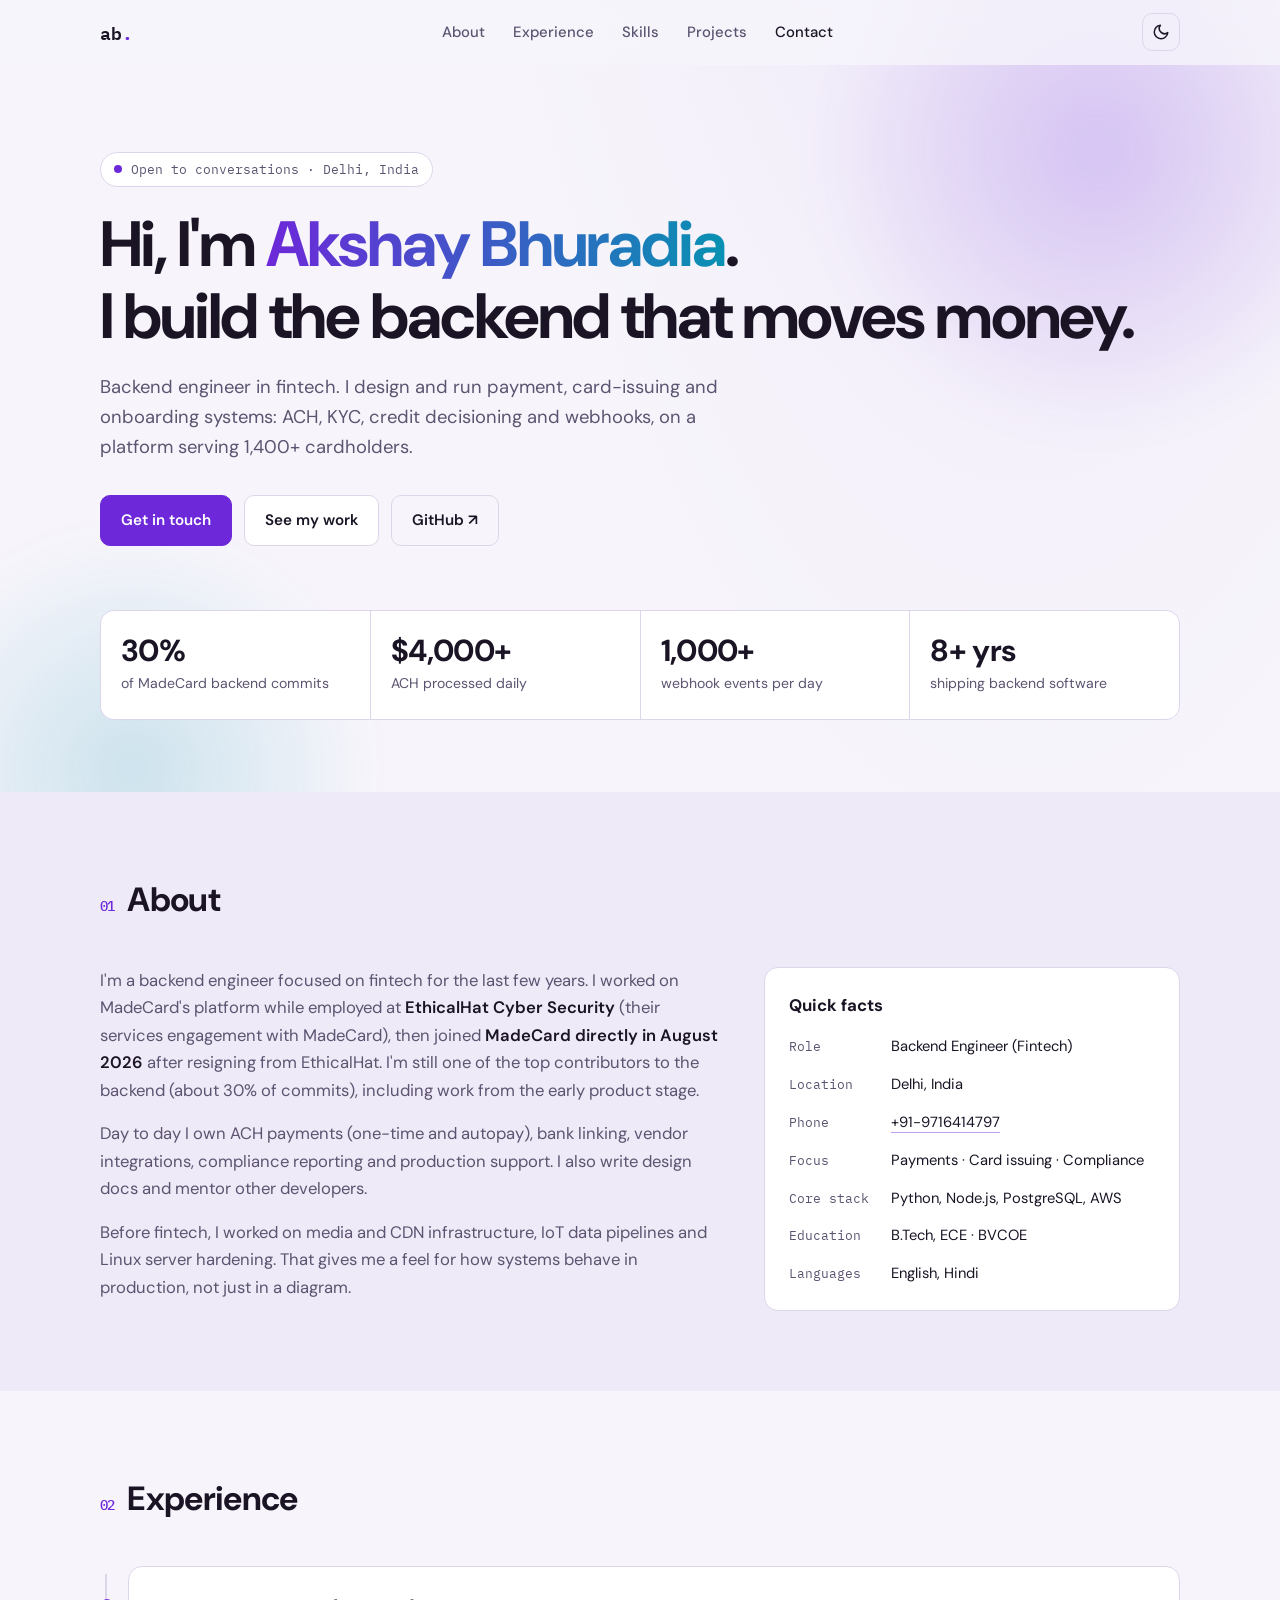
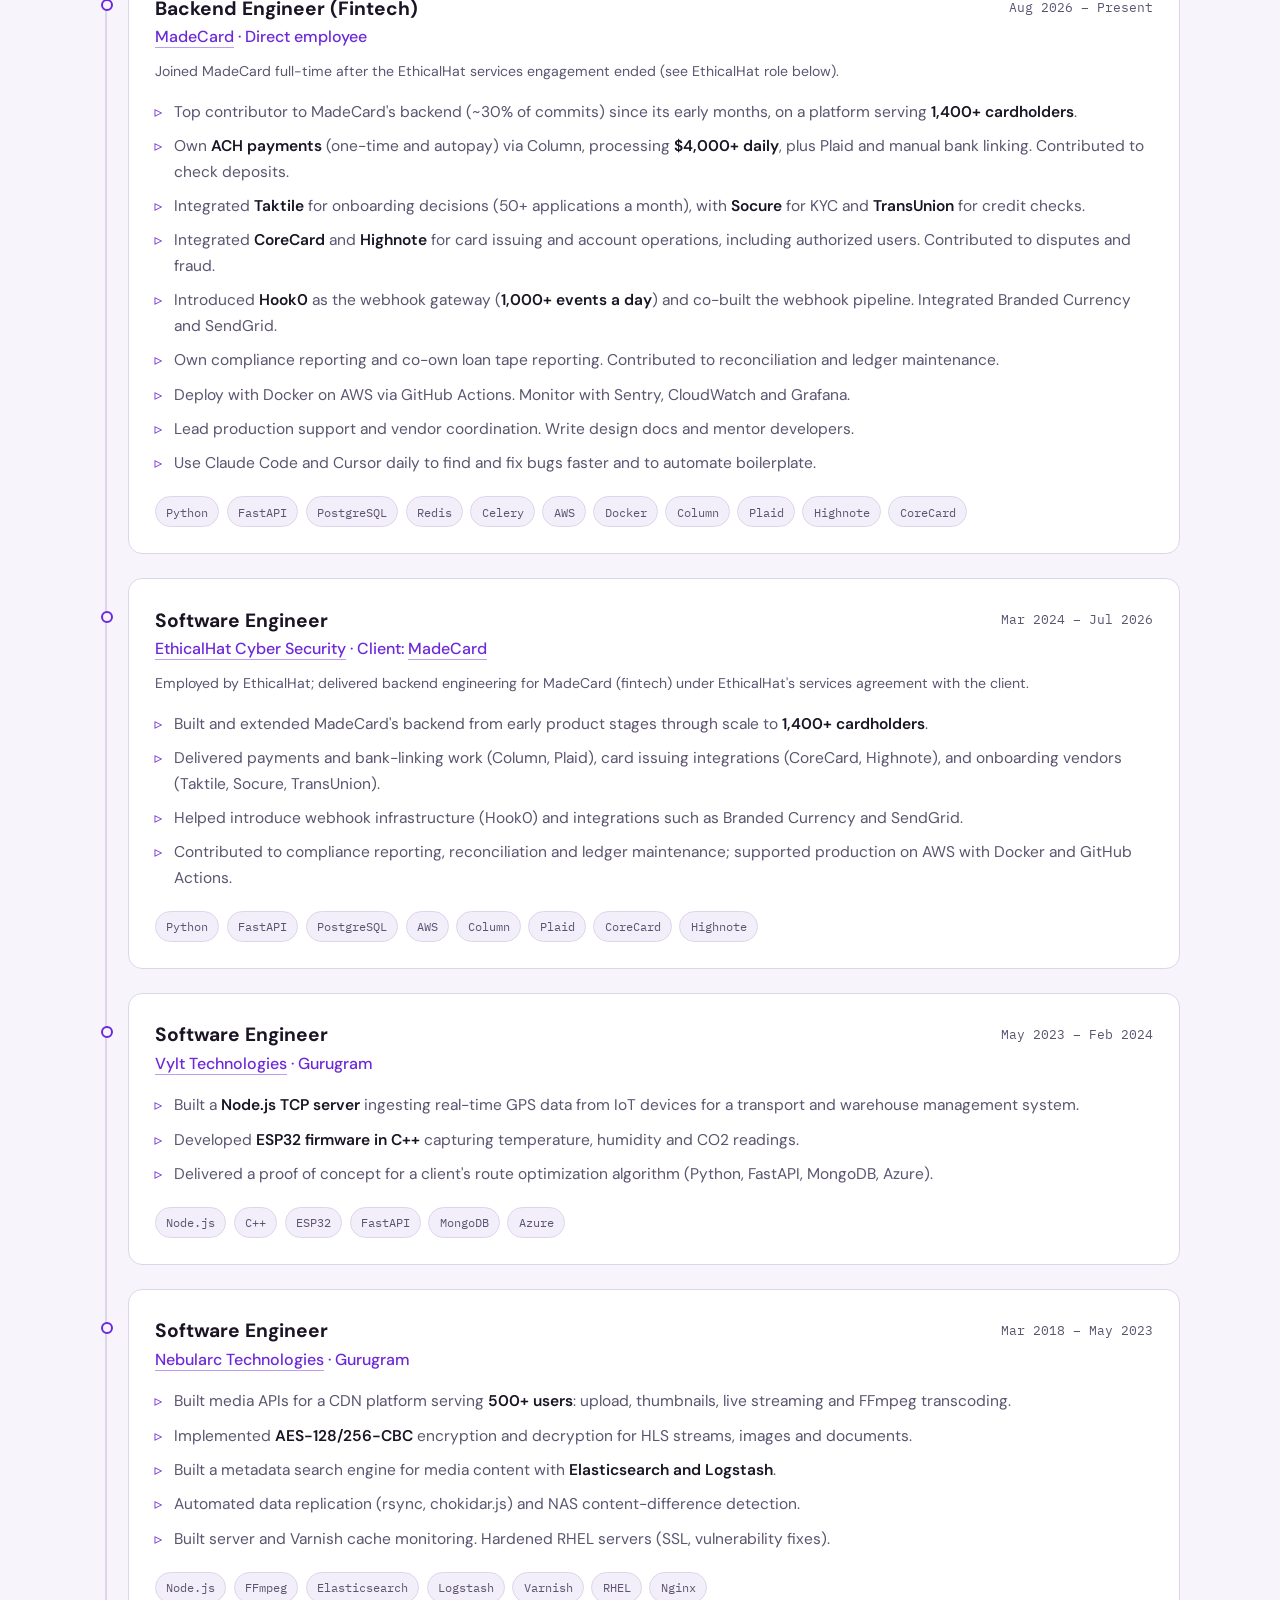
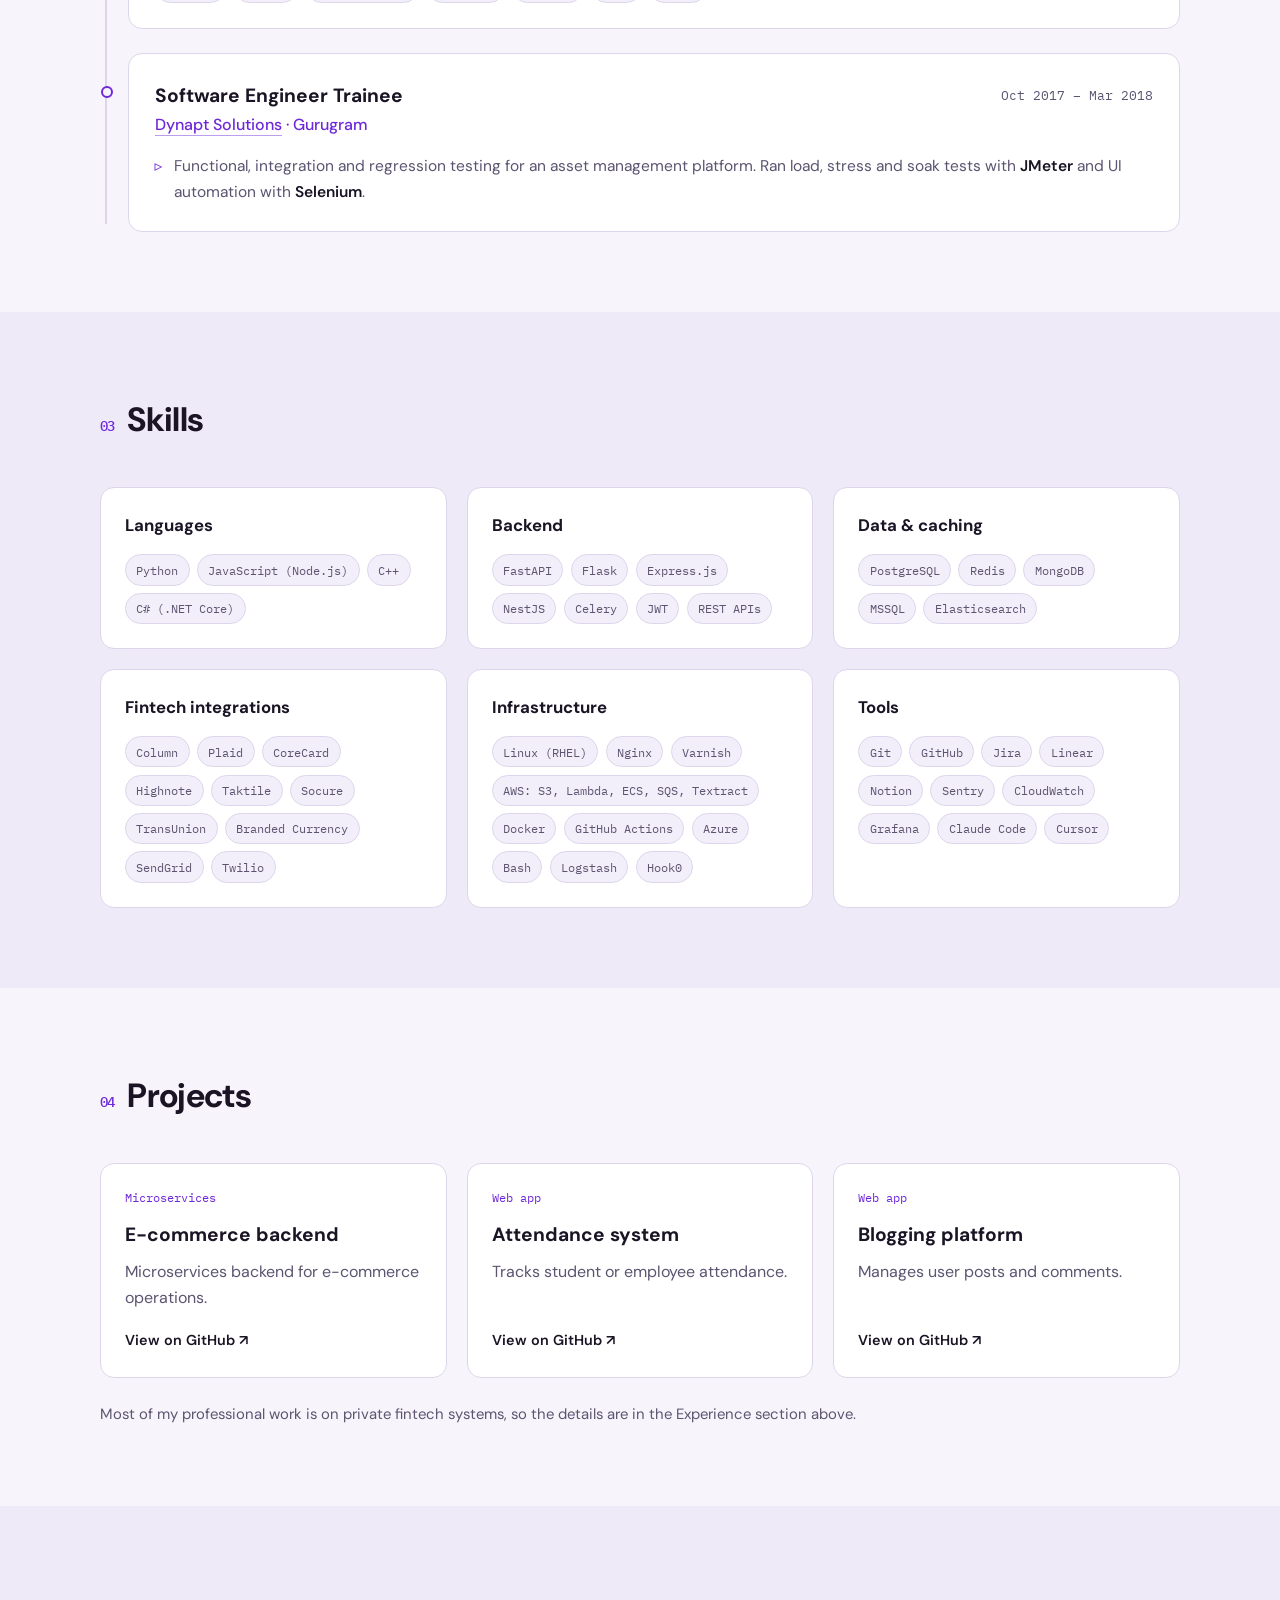
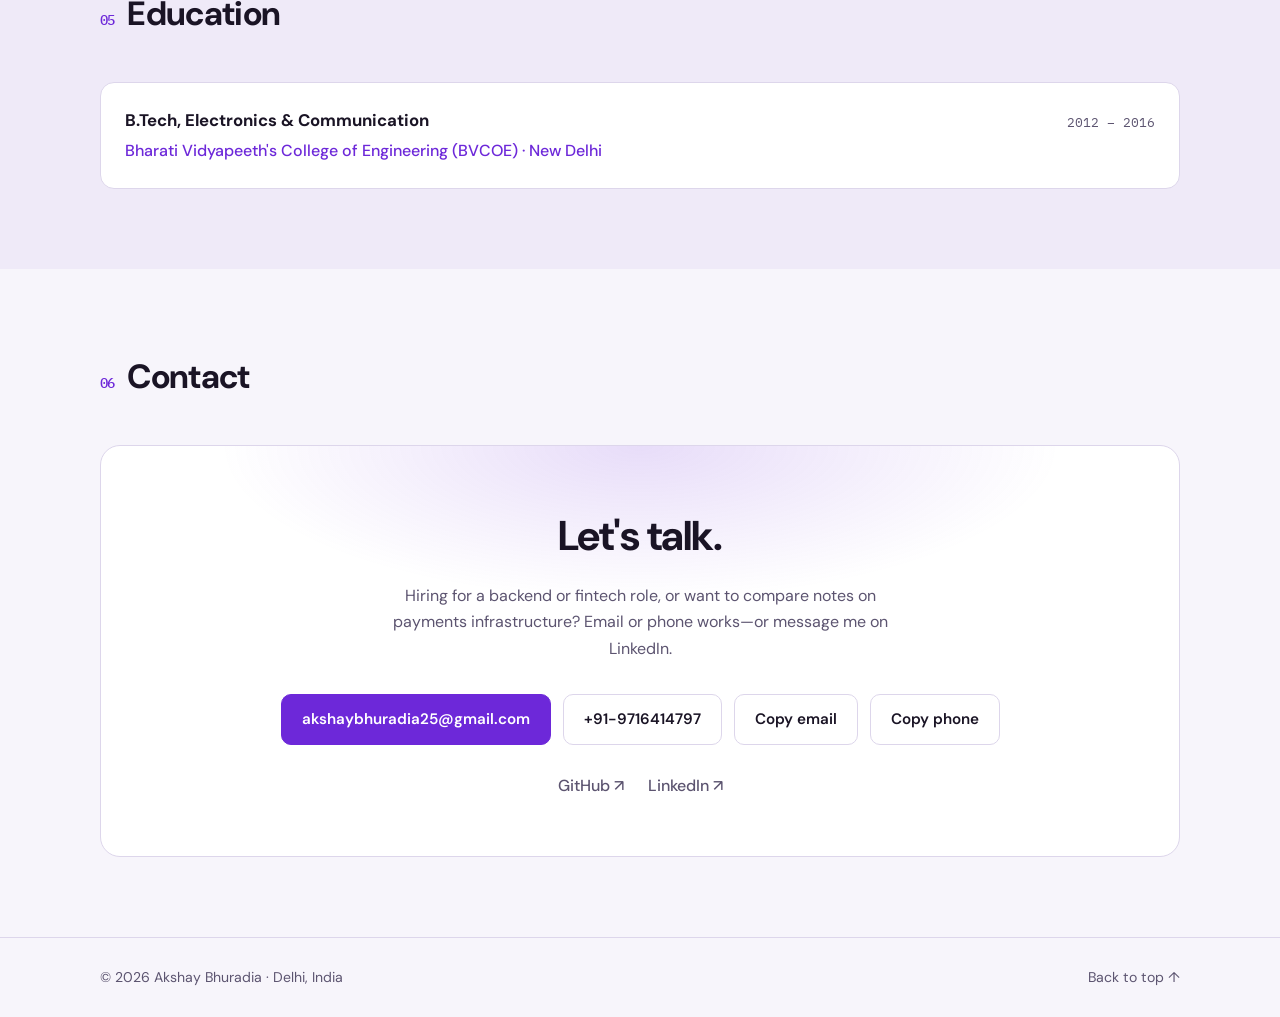
<file: index.html>
<!DOCTYPE html>
<html lang="en" data-theme="dark">
<head>
  <meta charset="utf-8" />
  <meta name="viewport" content="width=device-width, initial-scale=1" />
  <title>Akshay Bhuradia · Backend Engineer, Fintech</title>
  <meta name="description" content="Akshay Bhuradia is a backend engineer building fintech systems: ACH payments, card issuing, onboarding decisioning and webhook infrastructure." />
  <meta name="theme-color" content="#0c0a10" />
  <meta property="og:title" content="Akshay Bhuradia · Backend Engineer, Fintech" />
  <meta property="og:description" content="Payments, card issuing, KYC/credit decisioning and reliable backend infrastructure." />
  <meta property="og:type" content="website" />
  <link rel="icon" href="data:image/svg+xml,<svg xmlns='http://www.w3.org/2000/svg' viewBox='0 0 100 100'><rect width='100' height='100' rx='24' fill='%23a78bfa'/><text x='50' y='68' font-size='56' font-family='sans-serif' font-weight='700' text-anchor='middle' fill='%2314082a'>A</text></svg>" />
  <link rel="preconnect" href="https://fonts.googleapis.com" />
  <link rel="preconnect" href="https://fonts.gstatic.com" crossorigin />
  <link href="https://fonts.googleapis.com/css2?family=DM+Sans:ital,opsz,wght@0,9..40,400;0,9..40,500;0,9..40,600;0,9..40,700&family=IBM+Plex+Mono:wght@400;500&display=swap" rel="stylesheet" />
  <link rel="stylesheet" href="styles.css" />
  <script>
    // Apply saved theme before paint to avoid a flash.
    (function () {
      var t = localStorage.getItem("theme");
      if (!t) t = window.matchMedia("(prefers-color-scheme: light)").matches ? "light" : "dark";
      document.documentElement.setAttribute("data-theme", t);
    })();
  </script>
</head>
<body>
  <a class="skip" href="#main">Skip to content</a>

  <header class="nav" id="nav">
    <div class="container nav-inner">
      <a href="#top" class="logo" aria-label="Akshay Bhuradia, home">ab<span>.</span></a>
      <nav class="nav-links" id="nav-links" aria-label="Primary">
        <a href="#about">About</a>
        <a href="#experience">Experience</a>
        <a href="#skills">Skills</a>
        <a href="#projects">Projects</a>
        <a href="#contact">Contact</a>
      </nav>
      <div class="nav-actions">
        <button class="icon-btn" id="theme-toggle" aria-label="Toggle light and dark theme" title="Toggle theme">
          <svg class="i-sun" width="18" height="18" viewBox="0 0 24 24" fill="none" stroke="currentColor" stroke-width="2" stroke-linecap="round"><circle cx="12" cy="12" r="4"/><path d="M12 2v2M12 20v2M4.9 4.9l1.4 1.4M17.7 17.7l1.4 1.4M2 12h2M20 12h2M4.9 19.1l1.4-1.4M17.7 6.3l1.4-1.4"/></svg>
          <svg class="i-moon" width="18" height="18" viewBox="0 0 24 24" fill="none" stroke="currentColor" stroke-width="2" stroke-linecap="round" stroke-linejoin="round"><path d="M21 12.8A9 9 0 1 1 11.2 3a7 7 0 0 0 9.8 9.8z"/></svg>
        </button>
        <button class="icon-btn menu-btn" id="menu-toggle" aria-label="Open menu" aria-expanded="false" aria-controls="nav-links">
          <svg width="20" height="20" viewBox="0 0 24 24" fill="none" stroke="currentColor" stroke-width="2" stroke-linecap="round"><path d="M4 7h16M4 12h16M4 17h16"/></svg>
        </button>
      </div>
    </div>
  </header>

  <main id="main">
    <!-- HERO -->
    <section class="hero" id="top">
      <div class="container hero-inner">
        <p class="eyebrow reveal"><span class="dot"></span> Open to conversations · Delhi, India</p>
        <h1 class="reveal">Hi, I'm <span class="grad">Akshay Bhuradia</span>.<br />I build the backend that moves money.</h1>
        <p class="lead reveal">
          Backend engineer in fintech. I design and run payment, card-issuing and onboarding
          systems: ACH, KYC, credit decisioning and webhooks, on a platform serving
          1,400+ cardholders.
        </p>
        <div class="cta reveal">
          <a class="btn primary" href="#contact">Get in touch</a>
          <a class="btn" href="#experience">See my work</a>
          <a class="btn ghost" href="https://github.com/akshaybhuradia2020" target="_blank" rel="noopener">GitHub ↗</a>
        </div>

        <ul class="stats reveal" aria-label="Highlights">
          <li><strong data-count="30" data-suffix="%">30%</strong><span>of MadeCard backend commits</span></li>
          <li><strong data-count="4000" data-prefix="$" data-suffix="+">$4,000+</strong><span>ACH processed daily</span></li>
          <li><strong data-count="1000" data-suffix="+">1,000+</strong><span>webhook events per day</span></li>
          <li><strong data-count="8" data-suffix="+ yrs">8+ yrs</strong><span>shipping backend software</span></li>
        </ul>
      </div>
    </section>

    <!-- ABOUT -->
    <section class="section" id="about">
      <div class="container">
        <h2 class="section-title reveal"><span class="num">01</span> About</h2>
        <div class="about-grid">
          <div class="reveal">
            <p>
              I'm a backend engineer focused on fintech for the last few years. I worked on
              MadeCard's platform while employed at <b>EthicalHat Cyber Security</b> (their services
              engagement with MadeCard), then joined <b>MadeCard directly in August 2026</b> after
              resigning from EthicalHat. I'm still one of the top contributors to the backend
              (about 30% of commits), including work from the early product stage.
            </p>
            <p>
              Day to day I own ACH payments (one-time and autopay), bank linking, vendor
              integrations, compliance reporting and production support. I also write design
              docs and mentor other developers.
            </p>
            <p>
              Before fintech, I worked on media and CDN infrastructure, IoT data pipelines and
              Linux server hardening. That gives me a feel for how systems behave in production,
              not just in a diagram.
            </p>
          </div>
          <aside class="card reveal" aria-label="Quick facts">
            <h3>Quick facts</h3>
            <dl class="facts">
              <div><dt>Role</dt><dd>Backend Engineer (Fintech)</dd></div>
              <div><dt>Location</dt><dd>Delhi, India</dd></div>
              <div><dt>Phone</dt><dd><a href="tel:+919716414797">+91-9716414797</a></dd></div>
              <div><dt>Focus</dt><dd>Payments · Card issuing · Compliance</dd></div>
              <div><dt>Core stack</dt><dd>Python, Node.js, PostgreSQL, AWS</dd></div>
              <div><dt>Education</dt><dd>B.Tech, ECE · BVCOE</dd></div>
              <div><dt>Languages</dt><dd>English, Hindi</dd></div>
            </dl>
          </aside>
        </div>
      </div>
    </section>

    <!-- EXPERIENCE -->
    <section class="section" id="experience">
      <div class="container">
        <h2 class="section-title reveal"><span class="num">02</span> Experience</h2>

        <ol class="timeline">
          <li class="job reveal">
            <div class="job-head">
              <div>
                <h3>Backend Engineer (Fintech)</h3>
                <p class="company"><a href="https://www.madecard.com/" target="_blank" rel="noopener">MadeCard</a> · Direct employee</p>
              </div>
              <p class="when">Aug 2026 – Present</p>
            </div>
            <p class="sub-role">Joined MadeCard full-time after the EthicalHat services engagement ended (see EthicalHat role below).</p>
            <ul>
              <li>Top contributor to MadeCard's backend (~30% of commits) since its early months, on a platform serving <b>1,400+ cardholders</b>.</li>
              <li>Own <b>ACH payments</b> (one-time and autopay) via Column, processing <b>$4,000+ daily</b>, plus Plaid and manual bank linking. Contributed to check deposits.</li>
              <li>Integrated <b>Taktile</b> for onboarding decisions (50+ applications a month), with <b>Socure</b> for KYC and <b>TransUnion</b> for credit checks.</li>
              <li>Integrated <b>CoreCard</b> and <b>Highnote</b> for card issuing and account operations, including authorized users. Contributed to disputes and fraud.</li>
              <li>Introduced <b>Hook0</b> as the webhook gateway (<b>1,000+ events a day</b>) and co-built the webhook pipeline. Integrated Branded Currency and SendGrid.</li>
              <li>Own compliance reporting and co-own loan tape reporting. Contributed to reconciliation and ledger maintenance.</li>
              <li>Deploy with Docker on AWS via GitHub Actions. Monitor with Sentry, CloudWatch and Grafana.</li>
              <li>Lead production support and vendor coordination. Write design docs and mentor developers.</li>
              <li>Use Claude Code and Cursor daily to find and fix bugs faster and to automate boilerplate.</li>
            </ul>
            <div class="chips">
              <span>Python</span><span>FastAPI</span><span>PostgreSQL</span><span>Redis</span><span>Celery</span><span>AWS</span><span>Docker</span><span>Column</span><span>Plaid</span><span>Highnote</span><span>CoreCard</span>
            </div>
          </li>

          <li class="job reveal">
            <div class="job-head">
              <div>
                <h3>Software Engineer</h3>
                <p class="company"><a href="https://www.ethicalhat.com/" target="_blank" rel="noopener">EthicalHat Cyber Security</a> · Client: <a href="https://www.madecard.com/" target="_blank" rel="noopener">MadeCard</a></p>
              </div>
              <p class="when">Mar 2024 – Jul 2026</p>
            </div>
            <p class="sub-role">Employed by EthicalHat; delivered backend engineering for MadeCard (fintech) under EthicalHat's services agreement with the client.</p>
            <ul>
              <li>Built and extended MadeCard's backend from early product stages through scale to <b>1,400+ cardholders</b>.</li>
              <li>Delivered payments and bank-linking work (Column, Plaid), card issuing integrations (CoreCard, Highnote), and onboarding vendors (Taktile, Socure, TransUnion).</li>
              <li>Helped introduce webhook infrastructure (Hook0) and integrations such as Branded Currency and SendGrid.</li>
              <li>Contributed to compliance reporting, reconciliation and ledger maintenance; supported production on AWS with Docker and GitHub Actions.</li>
            </ul>
            <div class="chips">
              <span>Python</span><span>FastAPI</span><span>PostgreSQL</span><span>AWS</span><span>Column</span><span>Plaid</span><span>CoreCard</span><span>Highnote</span>
            </div>
          </li>

          <li class="job reveal">
            <div class="job-head">
              <div>
                <h3>Software Engineer</h3>
                <p class="company"><a href="https://vylt.in/" target="_blank" rel="noopener">Vylt Technologies</a> · Gurugram</p>
              </div>
              <p class="when">May 2023 – Feb 2024</p>
            </div>
            <ul>
              <li>Built a <b>Node.js TCP server</b> ingesting real-time GPS data from IoT devices for a transport and warehouse management system.</li>
              <li>Developed <b>ESP32 firmware in C++</b> capturing temperature, humidity and CO2 readings.</li>
              <li>Delivered a proof of concept for a client's route optimization algorithm (Python, FastAPI, MongoDB, Azure).</li>
            </ul>
            <div class="chips"><span>Node.js</span><span>C++</span><span>ESP32</span><span>FastAPI</span><span>MongoDB</span><span>Azure</span></div>
          </li>

          <li class="job reveal">
            <div class="job-head">
              <div>
                <h3>Software Engineer</h3>
                <p class="company"><a href="https://nebularc.com/home" target="_blank" rel="noopener">Nebularc Technologies</a> · Gurugram</p>
              </div>
              <p class="when">Mar 2018 – May 2023</p>
            </div>
            <ul>
              <li>Built media APIs for a CDN platform serving <b>500+ users</b>: upload, thumbnails, live streaming and FFmpeg transcoding.</li>
              <li>Implemented <b>AES-128/256-CBC</b> encryption and decryption for HLS streams, images and documents.</li>
              <li>Built a metadata search engine for media content with <b>Elasticsearch and Logstash</b>.</li>
              <li>Automated data replication (rsync, chokidar.js) and NAS content-difference detection.</li>
              <li>Built server and Varnish cache monitoring. Hardened RHEL servers (SSL, vulnerability fixes).</li>
            </ul>
            <div class="chips"><span>Node.js</span><span>FFmpeg</span><span>Elasticsearch</span><span>Logstash</span><span>Varnish</span><span>RHEL</span><span>Nginx</span></div>
          </li>

          <li class="job reveal">
            <div class="job-head">
              <div>
                <h3>Software Engineer Trainee</h3>
                <p class="company"><a href="https://www.dynapt.com/" target="_blank" rel="noopener">Dynapt Solutions</a> · Gurugram</p>
              </div>
              <p class="when">Oct 2017 – Mar 2018</p>
            </div>
            <ul>
              <li>Functional, integration and regression testing for an asset management platform. Ran load, stress and soak tests with <b>JMeter</b> and UI automation with <b>Selenium</b>.</li>
            </ul>
          </li>
        </ol>
      </div>
    </section>

    <!-- SKILLS -->
    <section class="section" id="skills">
      <div class="container">
        <h2 class="section-title reveal"><span class="num">03</span> Skills</h2>
        <div class="skills-grid">
          <article class="card reveal"><h3>Languages</h3><div class="chips"><span>Python</span><span>JavaScript (Node.js)</span><span>C++</span><span>C# (.NET Core)</span></div></article>
          <article class="card reveal"><h3>Backend</h3><div class="chips"><span>FastAPI</span><span>Flask</span><span>Express.js</span><span>NestJS</span><span>Celery</span><span>JWT</span><span>REST APIs</span></div></article>
          <article class="card reveal"><h3>Data &amp; caching</h3><div class="chips"><span>PostgreSQL</span><span>Redis</span><span>MongoDB</span><span>MSSQL</span><span>Elasticsearch</span></div></article>
          <article class="card reveal"><h3>Fintech integrations</h3><div class="chips"><span>Column</span><span>Plaid</span><span>CoreCard</span><span>Highnote</span><span>Taktile</span><span>Socure</span><span>TransUnion</span><span>Branded Currency</span><span>SendGrid</span><span>Twilio</span></div></article>
          <article class="card reveal"><h3>Infrastructure</h3><div class="chips"><span>Linux (RHEL)</span><span>Nginx</span><span>Varnish</span><span>AWS: S3, Lambda, ECS, SQS, Textract</span><span>Docker</span><span>GitHub Actions</span><span>Azure</span><span>Bash</span><span>Logstash</span><span>Hook0</span></div></article>
          <article class="card reveal"><h3>Tools</h3><div class="chips"><span>Git</span><span>GitHub</span><span>Jira</span><span>Linear</span><span>Notion</span><span>Sentry</span><span>CloudWatch</span><span>Grafana</span><span>Claude Code</span><span>Cursor</span></div></article>
        </div>
      </div>
    </section>

    <!-- PROJECTS -->
    <section class="section" id="projects">
      <div class="container">
        <h2 class="section-title reveal"><span class="num">04</span> Projects</h2>
        <div class="projects-grid">
          <a class="card project reveal" href="https://github.com/akshaybhuradia2020" target="_blank" rel="noopener">
            <span class="tag">Microservices</span>
            <h3>E-commerce backend</h3>
            <p>Microservices backend for e-commerce operations.</p>
            <span class="more">View on GitHub ↗</span>
          </a>
          <a class="card project reveal" href="https://github.com/akshaybhuradia2020" target="_blank" rel="noopener">
            <span class="tag">Web app</span>
            <h3>Attendance system</h3>
            <p>Tracks student or employee attendance.</p>
            <span class="more">View on GitHub ↗</span>
          </a>
          <a class="card project reveal" href="https://github.com/akshaybhuradia2020" target="_blank" rel="noopener">
            <span class="tag">Web app</span>
            <h3>Blogging platform</h3>
            <p>Manages user posts and comments.</p>
            <span class="more">View on GitHub ↗</span>
          </a>
        </div>
        <p class="note reveal">
          Most of my professional work is on private fintech systems, so the details are in the
          Experience section above.
        </p>
      </div>
    </section>

    <!-- EDUCATION -->
    <section class="section" id="education">
      <div class="container">
        <h2 class="section-title reveal"><span class="num">05</span> Education</h2>
        <div class="card reveal edu">
          <div>
            <h3>B.Tech, Electronics &amp; Communication</h3>
            <p class="company">Bharati Vidyapeeth's College of Engineering (BVCOE) · New Delhi</p>
          </div>
          <p class="when">2012 – 2016</p>
        </div>
      </div>
    </section>

    <!-- CONTACT -->
    <section class="section contact" id="contact">
      <div class="container">
        <h2 class="section-title reveal"><span class="num">06</span> Contact</h2>
        <div class="contact-card reveal">
          <h3>Let's talk.</h3>
          <p>
            Hiring for a backend or fintech role, or want to compare notes on payments
            infrastructure? Email or phone works—or message me on LinkedIn.
          </p>
          <div class="cta">
            <a class="btn primary" href="mailto:akshaybhuradia25@gmail.com">akshaybhuradia25@gmail.com</a>
            <a class="btn" href="tel:+919716414797">+91-9716414797</a>
            <button class="btn" id="copy-email" type="button">Copy email</button>
            <button class="btn" id="copy-phone" type="button">Copy phone</button>
          </div>
          <ul class="social">
            <li><a href="https://github.com/akshaybhuradia2020" target="_blank" rel="noopener">GitHub ↗</a></li>
            <li><a href="https://www.linkedin.com/in/akshaybhuradia/" target="_blank" rel="noopener">LinkedIn ↗</a></li>
          </ul>
        </div>
      </div>
    </section>
  </main>

  <footer class="footer">
    <div class="container">
      <p>© <span id="year">2026</span> Akshay Bhuradia · Delhi, India</p>
      <a href="#top">Back to top ↑</a>
    </div>
  </footer>

  <div class="toast" id="toast" role="status" aria-live="polite">Email copied</div>
  <script src="script.js"></script>
</body>
</html>
</file>
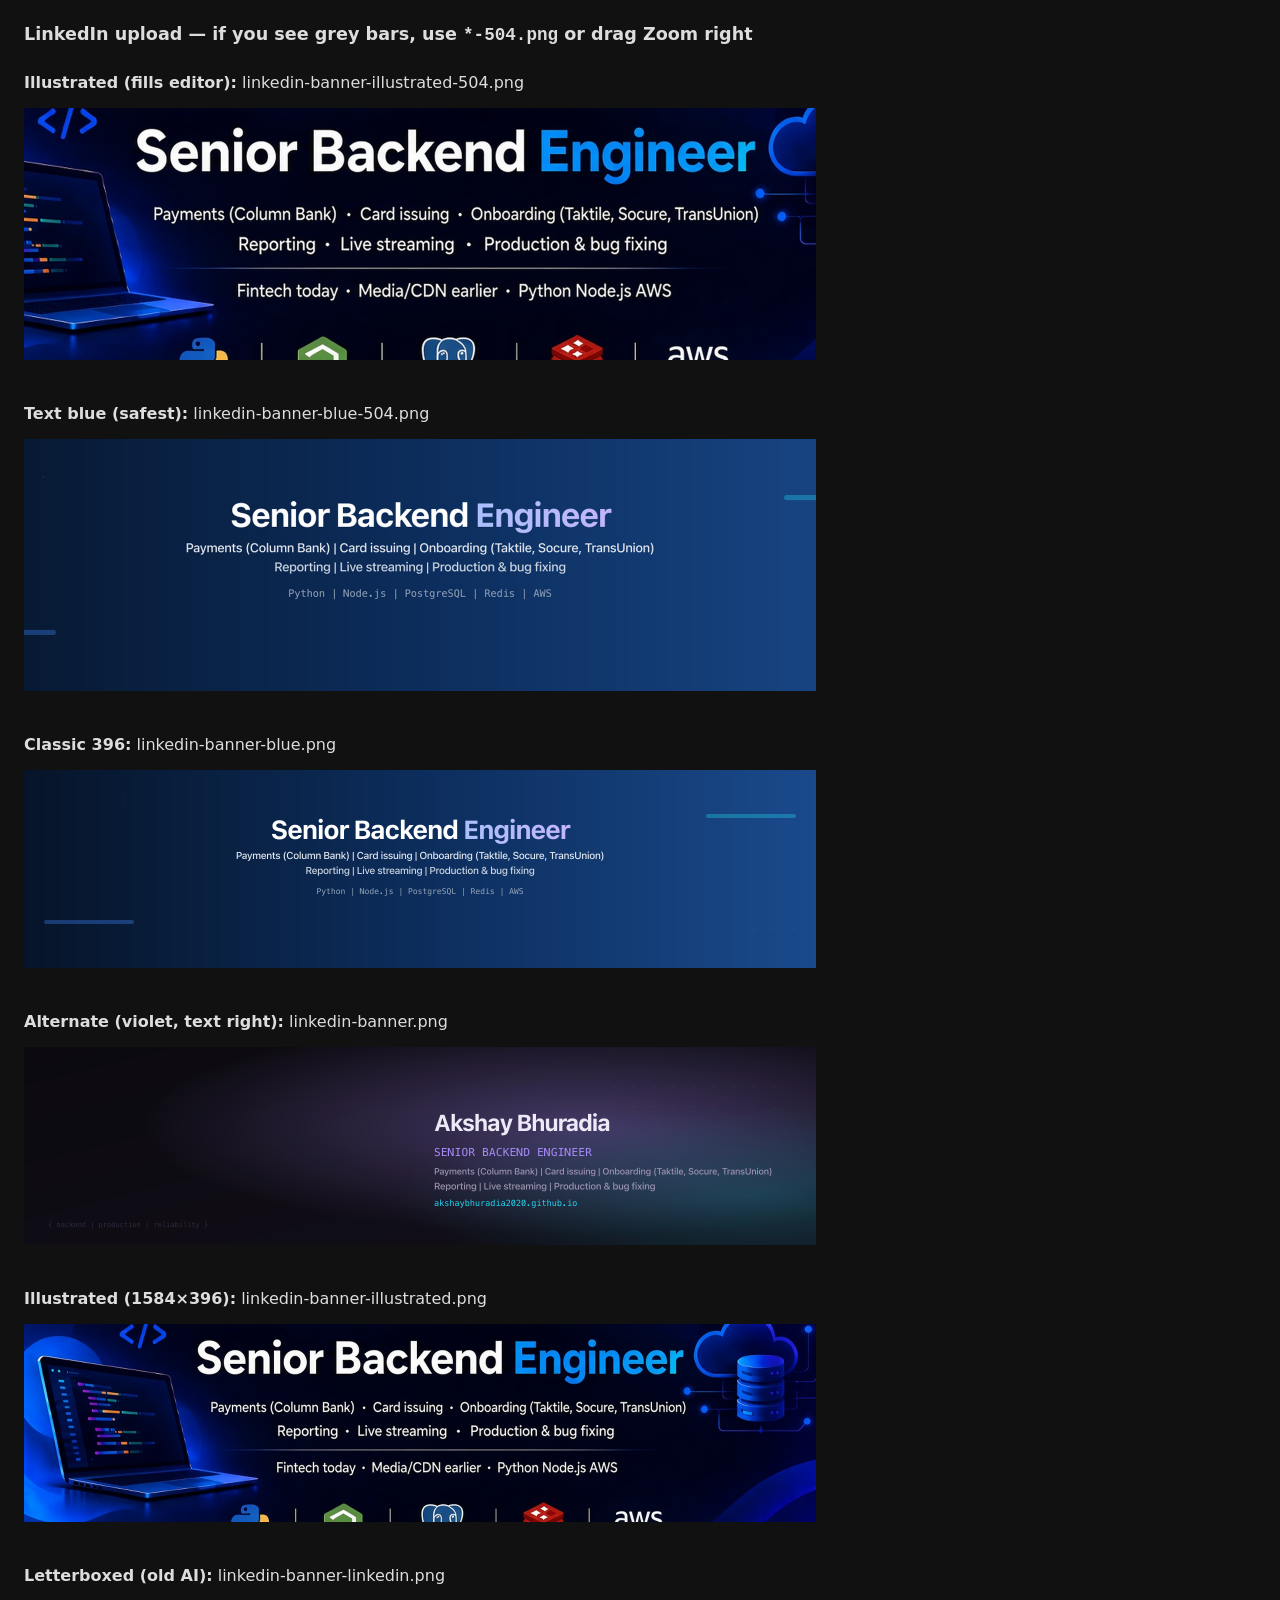
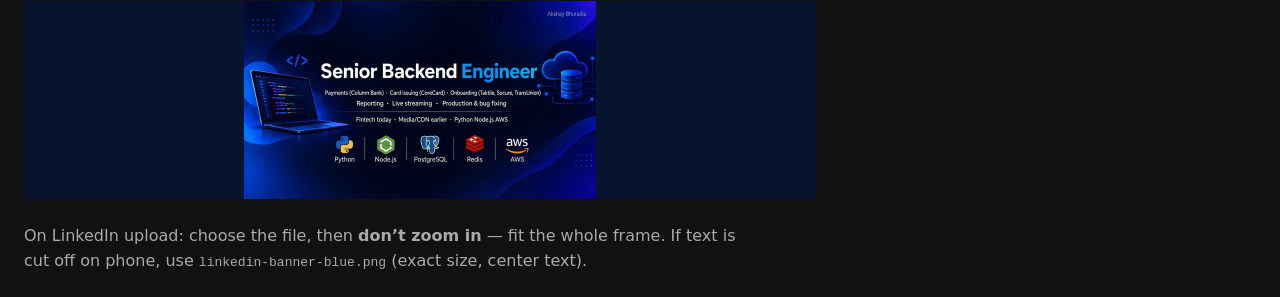
<file: linkedin-banner.html>
<!DOCTYPE html>
<html lang="en">
<head>
  <meta charset="utf-8" />
  <title>LinkedIn banner — 1584×396</title>
  <style>
    body { margin: 24px; font-family: system-ui, sans-serif; background: #111; color: #ddd; }
    h1 { font-size: 1.1rem; font-weight: 600; }
    .grid { display: flex; flex-wrap: wrap; gap: 24px; align-items: flex-start; }
  </style>
</head>
<body>
  <h1>LinkedIn upload — if you see grey bars, use <code>*-504.png</code> or drag Zoom right</h1>
  <div class="grid">
    <section>
      <p><strong>Illustrated (fills editor):</strong> linkedin-banner-illustrated-504.png</p>
      <img src="linkedin-banner-illustrated-504.png" width="792" height="252" alt="Illustrated 504" />
    </section>
    <section>
      <p><strong>Text blue (safest):</strong> linkedin-banner-blue-504.png</p>
      <img src="linkedin-banner-blue-504.png" width="792" height="252" alt="Blue 504" />
    </section>
    <section>
      <p><strong>Classic 396:</strong> linkedin-banner-blue.png</p>
      <img src="linkedin-banner-blue.png" width="792" height="198" alt="Blue text banner" />
    </section>
    <section>
      <p><strong>Alternate (violet, text right):</strong> linkedin-banner.png</p>
      <img src="linkedin-banner.png" width="792" height="198" alt="Violet banner" />
    </section>
    <section>
      <p><strong>Illustrated (1584×396):</strong> linkedin-banner-illustrated.png</p>
      <img src="linkedin-banner-illustrated.png" width="792" height="198" alt="Illustrated fintech banner" />
    </section>
    <section>
      <p><strong>Letterboxed (old AI):</strong> linkedin-banner-linkedin.png</p>
      <img src="linkedin-banner-linkedin.png" width="792" height="198" alt="Letterboxed fintech" />
    </section>
  </div>
  <p style="max-width: 720px; line-height: 1.6; color: #aaa; margin-top: 20px;">
    On LinkedIn upload: choose the file, then <strong>don’t zoom in</strong> — fit the whole frame. If text is cut off on phone, use
    <code>linkedin-banner-blue.png</code> (exact size, center text).
  </p>
</body>
</html>
</file>
<file: styles.css>
/* ---------- Tokens (violet / cyan fintech) ---------- */
:root {
  --bg: #0c0a10;
  --bg-alt: #110e18;
  --surface: #181522;
  --surface-2: #1f1b2e;
  --border: #2e2840;
  --text: #ede9f7;
  --muted: #9d94b0;
  --accent: #a78bfa;
  --accent-2: #22d3ee;
  --accent-ink: #14082a;
  --shadow: 0 12px 40px rgba(8, 0, 24, 0.45);
  --radius: 14px;
  --font: "DM Sans", system-ui, -apple-system, "Segoe UI", Roboto, sans-serif;
  --mono: "IBM Plex Mono", ui-monospace, SFMono-Regular, Menlo, monospace;
}
[data-theme="light"] {
  --bg: #f7f5fb;
  --bg-alt: #efeaf8;
  --surface: #ffffff;
  --surface-2: #f3effa;
  --border: #ddd6eb;
  --text: #1a1425;
  --muted: #5c5470;
  --accent: #6d28d9;
  --accent-2: #0891b2;
  --accent-ink: #ffffff;
  --shadow: 0 10px 30px rgba(80, 40, 120, 0.1);
}

/* ---------- Base ---------- */
*, *::before, *::after { box-sizing: border-box; }
html { scroll-behavior: smooth; scroll-padding-top: 76px; }
body {
  margin: 0;
  font-family: var(--font);
  background:
    radial-gradient(ellipse 120% 80% at 50% -30%, color-mix(in srgb, var(--accent) 12%, transparent), transparent 55%),
    var(--bg);
  color: var(--text);
  line-height: 1.65;
  -webkit-font-smoothing: antialiased;
  transition: background 0.25s, color 0.25s;
}
[data-theme="light"] body {
  background:
    radial-gradient(ellipse 100% 70% at 80% -20%, color-mix(in srgb, var(--accent) 10%, transparent), transparent 50%),
    var(--bg);
}
a { color: inherit; text-decoration: none; }
ul, ol { margin: 0; padding: 0; list-style: none; }
h1, h2, h3, p { margin: 0; }
b { font-weight: 600; color: var(--text); }
.container { width: min(1080px, 100% - 2.5rem); margin-inline: auto; }
.skip {
  position: absolute; left: -999px; top: 8px; z-index: 100;
  background: var(--accent); color: var(--accent-ink); padding: 8px 14px; border-radius: 8px;
}
.skip:focus { left: 8px; }
:focus-visible { outline: 2px solid var(--accent); outline-offset: 3px; border-radius: 6px; }

/* ---------- Nav ---------- */
.nav {
  position: fixed; inset: 0 0 auto 0; z-index: 50;
  backdrop-filter: blur(14px); -webkit-backdrop-filter: blur(14px);
  background: color-mix(in srgb, var(--bg) 78%, transparent);
  border-bottom: 1px solid transparent;
  transition: border-color 0.2s;
}
.nav.scrolled { border-bottom-color: var(--border); }
.nav-inner { display: flex; align-items: center; justify-content: space-between; height: 64px; }
.logo { font-family: var(--mono); font-weight: 600; font-size: 1.15rem; }
.logo span { color: var(--accent); }
.nav-links { display: flex; gap: 1.75rem; }
.nav-links a { color: var(--muted); font-size: 0.93rem; font-weight: 500; transition: color 0.15s; }
.nav-links a:hover, .nav-links a.active { color: var(--text); }
.nav-actions { display: flex; gap: 0.5rem; }
.icon-btn {
  display: grid; place-items: center; width: 38px; height: 38px;
  background: transparent; color: var(--text);
  border: 1px solid var(--border); border-radius: 10px; cursor: pointer;
  transition: background 0.15s;
}
.icon-btn:hover { background: var(--surface); }
.menu-btn { display: none; }
[data-theme="dark"] .i-moon, [data-theme="light"] .i-sun { display: none; }

/* ---------- Hero ---------- */
.hero { position: relative; padding: 9.5rem 0 4.5rem; overflow: hidden; }
.hero::before {
  content: ""; position: absolute; inset: -20% -10% auto auto; width: 620px; height: 620px;
  background: radial-gradient(circle, color-mix(in srgb, var(--accent) 22%, transparent), transparent 65%);
  filter: blur(20px); pointer-events: none;
}
.hero::after {
  content: ""; position: absolute; inset: auto auto -30% -10%; width: 520px; height: 520px;
  background: radial-gradient(circle, color-mix(in srgb, var(--accent-2) 18%, transparent), transparent 65%);
  filter: blur(20px); pointer-events: none;
}
.hero-inner { position: relative; z-index: 1; }
.eyebrow {
  display: inline-flex; align-items: center; gap: 0.6rem;
  font-family: var(--mono); font-size: 0.82rem; color: var(--muted);
  padding: 0.35rem 0.8rem; border: 1px solid var(--border); border-radius: 999px; background: var(--surface);
}
.dot { width: 8px; height: 8px; border-radius: 50%; background: var(--accent); box-shadow: 0 0 0 0 var(--accent); animation: pulse 2s infinite; }
@keyframes pulse { 70% { box-shadow: 0 0 0 8px transparent; } 100% { box-shadow: 0 0 0 0 transparent; } }
h1 { font-size: clamp(2.2rem, 5.6vw, 4rem); line-height: 1.12; letter-spacing: -0.03em; margin: 1.4rem 0 1.2rem; font-weight: 700; }
.grad { background: linear-gradient(90deg, var(--accent), var(--accent-2)); -webkit-background-clip: text; background-clip: text; color: transparent; }
.lead { max-width: 640px; font-size: 1.15rem; color: var(--muted); }
.cta { display: flex; flex-wrap: wrap; gap: 0.75rem; margin-top: 2rem; }
.btn {
  display: inline-flex; align-items: center; gap: 0.4rem;
  padding: 0.75rem 1.25rem; border-radius: 10px; font: inherit; font-weight: 600; font-size: 0.95rem;
  color: var(--text); background: var(--surface); border: 1px solid var(--border); cursor: pointer;
  transition: transform 0.15s, background 0.15s, border-color 0.15s;
}
.btn:hover { transform: translateY(-2px); border-color: var(--accent); }
.btn.primary { background: var(--accent); color: var(--accent-ink); border-color: var(--accent); }
.btn.primary:hover { filter: brightness(1.08); }
.btn.ghost { background: transparent; }

.stats {
  display: grid; grid-template-columns: repeat(4, 1fr); gap: 1px; margin-top: 4rem;
  background: var(--border); border: 1px solid var(--border); border-radius: var(--radius); overflow: hidden;
}
.stats li { background: var(--surface); padding: 1.4rem 1.25rem; }
.stats strong { display: block; font-size: 1.9rem; letter-spacing: -0.02em; line-height: 1.2; }
.stats span { color: var(--muted); font-size: 0.88rem; }

/* ---------- Sections ---------- */
.section { padding: 5rem 0; }
.section:nth-of-type(even) { background: var(--bg-alt); }
.section-title { font-size: clamp(1.6rem, 3vw, 2.1rem); letter-spacing: -0.02em; margin-bottom: 2.5rem; display: flex; align-items: baseline; gap: 0.8rem; }
.num { font-family: var(--mono); font-size: 0.9rem; color: var(--accent); font-weight: 500; }

.card {
  background: var(--surface); border: 1px solid var(--border); border-radius: var(--radius); padding: 1.5rem;
}
.card h3 { font-size: 1.05rem; margin-bottom: 0.9rem; }

/* About */
.about-grid { display: grid; grid-template-columns: 1.5fr 1fr; gap: 2.5rem; align-items: start; }
.about-grid p + p { margin-top: 1rem; }
.about-grid p { color: var(--muted); font-size: 1.04rem; }
.facts { margin: 0; display: grid; gap: 0.85rem; }
.facts div { display: grid; grid-template-columns: 90px 1fr; gap: 0.75rem; font-size: 0.92rem; }
.facts dt { color: var(--muted); font-family: var(--mono); font-size: 0.8rem; padding-top: 2px; }
.facts dd { margin: 0; }
.facts dd a { color: var(--text); border-bottom: 1px solid color-mix(in srgb, var(--accent) 45%, transparent); }
.facts dd a:hover { color: var(--accent); }

/* Timeline */
.timeline { position: relative; display: grid; gap: 1.5rem; padding-left: 1.75rem; }
.timeline::before { content: ""; position: absolute; left: 5px; top: 8px; bottom: 8px; width: 2px; background: var(--border); }
.job {
  position: relative; background: var(--surface); border: 1px solid var(--border);
  border-radius: var(--radius); padding: 1.6rem;
  transition: border-color 0.2s, transform 0.2s;
}
.job:hover { border-color: color-mix(in srgb, var(--accent) 55%, var(--border)); }
.job::before {
  content: ""; position: absolute; left: -1.75rem; top: 2rem; width: 12px; height: 12px; border-radius: 50%;
  background: var(--bg); border: 2px solid var(--accent);
}
.job-head { display: flex; justify-content: space-between; gap: 1rem; flex-wrap: wrap; }
.job h3 { font-size: 1.2rem; margin: 0; }
.company { color: var(--accent); font-weight: 500; }
.company a { color: inherit; text-decoration: none; border-bottom: 1px solid color-mix(in srgb, var(--accent) 45%, transparent); transition: border-color 0.15s; }
.company a:hover { border-bottom-color: var(--accent); }
.when { font-family: var(--mono); font-size: 0.82rem; color: var(--muted); padding-top: 0.3rem; }
.sub-role { margin-top: 0.6rem; font-size: 0.88rem; color: var(--muted); }
.job ul { margin-top: 1rem; display: grid; gap: 0.55rem; }
.job ul li { position: relative; padding-left: 1.2rem; color: var(--muted); font-size: 0.97rem; }
.job ul li::before { content: "▹"; position: absolute; left: 0; color: var(--accent); }
.job .chips { margin-top: 1.2rem; }

.chips { display: flex; flex-wrap: wrap; gap: 0.45rem; }
.chips span {
  font-family: var(--mono); font-size: 0.77rem; padding: 0.28rem 0.65rem; border-radius: 999px;
  background: var(--surface-2); color: var(--muted); border: 1px solid var(--border);
}

/* Skills / projects */
.skills-grid, .projects-grid { display: grid; grid-template-columns: repeat(3, 1fr); gap: 1.25rem; }
.project { display: flex; flex-direction: column; gap: 0.5rem; transition: transform 0.2s, border-color 0.2s, box-shadow 0.2s; }
.project:hover { transform: translateY(-4px); border-color: var(--accent); box-shadow: var(--shadow); }
.project h3 { margin: 0.2rem 0 0; font-size: 1.2rem; }
.project p { color: var(--muted); flex: 1; }
.tag { font-family: var(--mono); font-size: 0.75rem; color: var(--accent); }
.more { font-size: 0.9rem; font-weight: 600; margin-top: 0.6rem; }
.note { margin-top: 1.5rem; color: var(--muted); font-size: 0.93rem; }

.edu { display: flex; justify-content: space-between; flex-wrap: wrap; gap: 1rem; }
.edu h3 { margin-bottom: 0.2rem; }

/* Contact */
.contact-card {
  text-align: center; padding: 3.5rem 1.5rem; border-radius: 20px; border: 1px solid var(--border);
  background:
    radial-gradient(600px 220px at 50% 0%, color-mix(in srgb, var(--accent) 16%, transparent), transparent 70%),
    var(--surface);
}
.contact-card h3 { font-size: clamp(1.8rem, 4vw, 2.6rem); letter-spacing: -0.02em; margin-bottom: 0.8rem; }
.contact-card p { max-width: 520px; margin: 0 auto; color: var(--muted); }
.contact-card .cta { justify-content: center; }
.social { display: flex; justify-content: center; gap: 1.5rem; margin-top: 1.75rem; }
.social a { color: var(--muted); font-weight: 500; transition: color 0.15s; }
.social a:hover { color: var(--accent); }

.footer { border-top: 1px solid var(--border); padding: 1.75rem 0; color: var(--muted); font-size: 0.88rem; }
.footer .container { display: flex; justify-content: space-between; flex-wrap: wrap; gap: 0.5rem; }
.footer a:hover { color: var(--accent); }

.toast {
  position: fixed; bottom: 24px; left: 50%; transform: translate(-50%, 20px); opacity: 0; pointer-events: none;
  background: var(--text); color: var(--bg); padding: 0.6rem 1.1rem; border-radius: 10px; font-size: 0.9rem; font-weight: 500;
  transition: opacity 0.2s, transform 0.2s; z-index: 80;
}
.toast.show { opacity: 1; transform: translate(-50%, 0); }

/* ---------- Reveal on scroll ---------- */
.reveal { opacity: 0; transform: translateY(18px); transition: opacity 0.6s ease, transform 0.6s ease; }
.reveal.in { opacity: 1; transform: none; }
.no-js .reveal { opacity: 1; transform: none; }

/* ---------- Responsive ---------- */
@media (max-width: 860px) {
  .skills-grid, .projects-grid { grid-template-columns: repeat(2, 1fr); }
  .about-grid { grid-template-columns: 1fr; }
  .stats { grid-template-columns: repeat(2, 1fr); }
}
@media (max-width: 720px) {
  .menu-btn { display: grid; }
  .nav-links {
    position: absolute; top: 64px; left: 0; right: 0; flex-direction: column; gap: 0;
    background: var(--bg); border-bottom: 1px solid var(--border);
    max-height: 0; overflow: hidden; transition: max-height 0.25s;
  }
  .nav-links.open { max-height: 320px; }
  .nav-links a { padding: 0.95rem 1.25rem; border-top: 1px solid var(--border); }
  .hero { padding-top: 7.5rem; }
  .skills-grid, .projects-grid { grid-template-columns: 1fr; }
  .section { padding: 3.5rem 0; }
  .timeline { padding-left: 1.4rem; }
  .job::before { left: -1.4rem; }
  .job { padding: 1.25rem; }
}
@media (prefers-reduced-motion: reduce) {
  html { scroll-behavior: auto; }
  .reveal { opacity: 1; transform: none; transition: none; }
  .dot { animation: none; }
}
@media print {
  .nav, .toast, .hero::before, .hero::after { display: none; }
  .reveal { opacity: 1; transform: none; }
}
</file>
